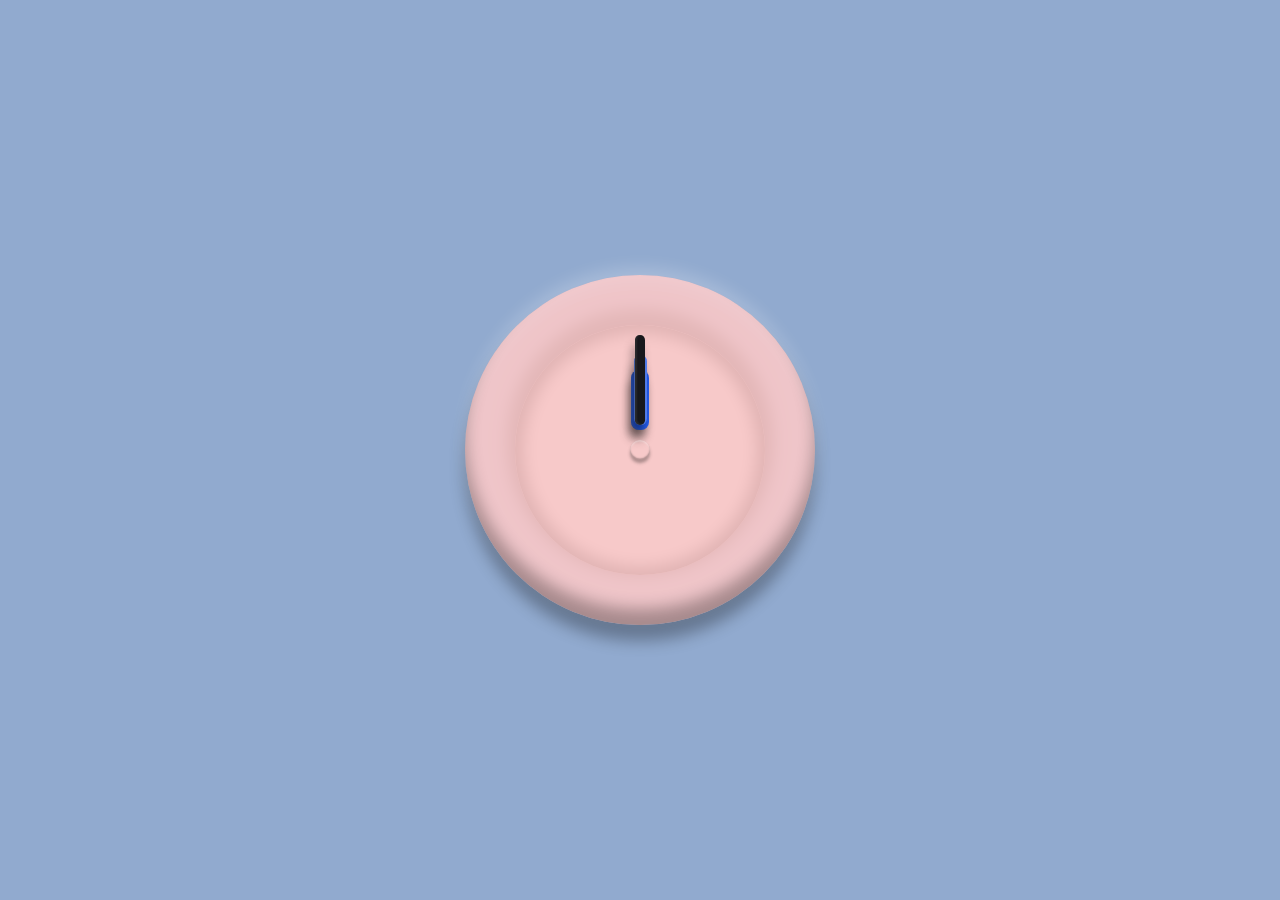
<file: clock/index.html>
<!DOCTYPE html>
<html lang="en">

<head>
    <meta charset="UTF-8">
    <meta http-equiv="X-UA-Compatible" content="IE=edge">
    <meta name="viewport" content="width=device-width, initial-scale=1.0">
    <title>Clock⏰</title>
    <style>
        * {
            margin: 0;
            padding: 0;
            box-sizing: border-box;
        }

        :root {
            --bg: linear-gradient(rgb(145, 170, 207), rgb(145, 170, 207));
            --fg: #17181c;
            --primary1: #255ff4;
            --primary2: #5583f6;
        }

        body {
            display: flex;
            justify-content: center;
            align-items: center;
            min-height: 100vh;
            background: var(--bg);
        }

        .clock {
            width: 350px;
            height: 350px;
            /* 利用flex布局，将时针，分针，秒针定位到钟的水平垂直居中的位置 */
            display: flex;
            justify-content: center;
            align-items: center;
            border-radius: 50%;
            background-color: rgba(250, 200, 200, .9);
            /* 添加阴影效果 */
            box-shadow: 0 -1em 1em rgba(0, 0, 0, 0.3) inset,
                0 0.5em 1em rgba(255, 255, 255, 0.1) inset,
                0 -0.5em 1em rgba(255, 255, 255, 0.2),
                0 1em 1em rgba(0, 0, 0, 0.3);
        }

        /* 利用伪元素在钟的中心添加一个点 */
        .clock:before {
            content: '';
            position: absolute;
            width: 20px;
            height: 20px;
            border-radius: 50%;
            z-index: 100;
            box-shadow: 0 0.1em 0.1em rgba(255, 255, 255, 0.3) inset,
                0 -0.1em 0.1em rgba(0, 0, 0, 0.3) inset,
                0 0.2em 0.2em rgba(0, 0, 0, 0.3);
        }

        .clock:after {
            content: '';
            display: block;
            border-radius: 50%;
            position: absolute;
            box-shadow: 0 0 1em 0.5em rgb(0, 0, 0) inset,
                0 -0.5em 1em 0.5em rgba(0, 0, 0, 0.8);
            width: 250px;
            height: 250px;
            background-color: rgb(226, 214, 214);
            z-index: -99;

        }

        .clock .hour,
        .clock .min,
        .clock .sec {
            position: absolute;
        }

        .clock .hour,
        .hr {
            width: 160px;
            height: 160px;
        }

        .clock .min,
        .mn {
            width: 190px;
            height: 190px;
        }

        .clock .sec,
        .sc {
            width: 230px;
            height: 230px;
        }

        .hr,
        .mn,
        .sc {
            display: flex;
            justify-content: center;
            position: absolute;
        }

        .hr:before,
        .mn:before,
        .sc:before {
            box-shadow: 2px -0.6px 2px rgba(255, 255, 255, 0.1) inset,
                2px 0.5px 2px rgba(0, 0, 0, 0.2) inset,
                -3px 10px 10px rgba(0, 0, 0, 0.3);
        }

        .hr:before {
            content: '';
            width: 8px;
            height: 80px;
            z-index: 10;
            border-radius: 6px 6px 0 0;
            background: var(--primary1);
            border-radius: 0.5em;
            width: 18px;
            height: 60px;
        }

        .mn:before {
            content: '';
            width: 4px;
            height: 90px;
            z-index: 11;
            border-radius: 6px 6px 0 0;
            background: var(--primary2);
            border-radius: 0.4em;
            width: 13px;
            height: 70px;
        }

        .sc:before {
            content: '';
            z-index: 12;
            background: var(--fg);
            border-radius: 0.3em;
            width: 10px;
            height: 90px;
        }
    </style>
</head>


<body>
    <div class="clock">
        <div class="hour">
            <div class="hr" id="hr"></div>
        </div>
        <div class="min">
            <div class="mn" id="mn"></div>
        </div>
        <div class="sec">
            <div class="sc" id="sc"></div>
        </div>
    </div>
</body>

<script>
    const deg = 6;
    const hr = document.querySelector('#hr');
    const mn = document.querySelector('#mn');
    const sc = document.querySelector('#sc');
    // 设置定时器，每秒执行一次
    setInterval(() => {
        let day = new Date();
        // 求一小时，一分钟，一秒的角度，一共360度
        let h = day.getHours() * 30;  // 一小时等于30度
        let m = day.getMinutes() * deg;   // 一分钟等于6度
        let s = day.getSeconds() * deg;   // 一秒等于6度
        hr.style.transform = `rotateZ(${h + m / 12}deg)`;
        mn.style.transform = `rotateZ(${m}deg)`;
        sc.style.transform = `rotateZ(${s}deg)`;
    }, 1000)

</script>

</html>
</file>
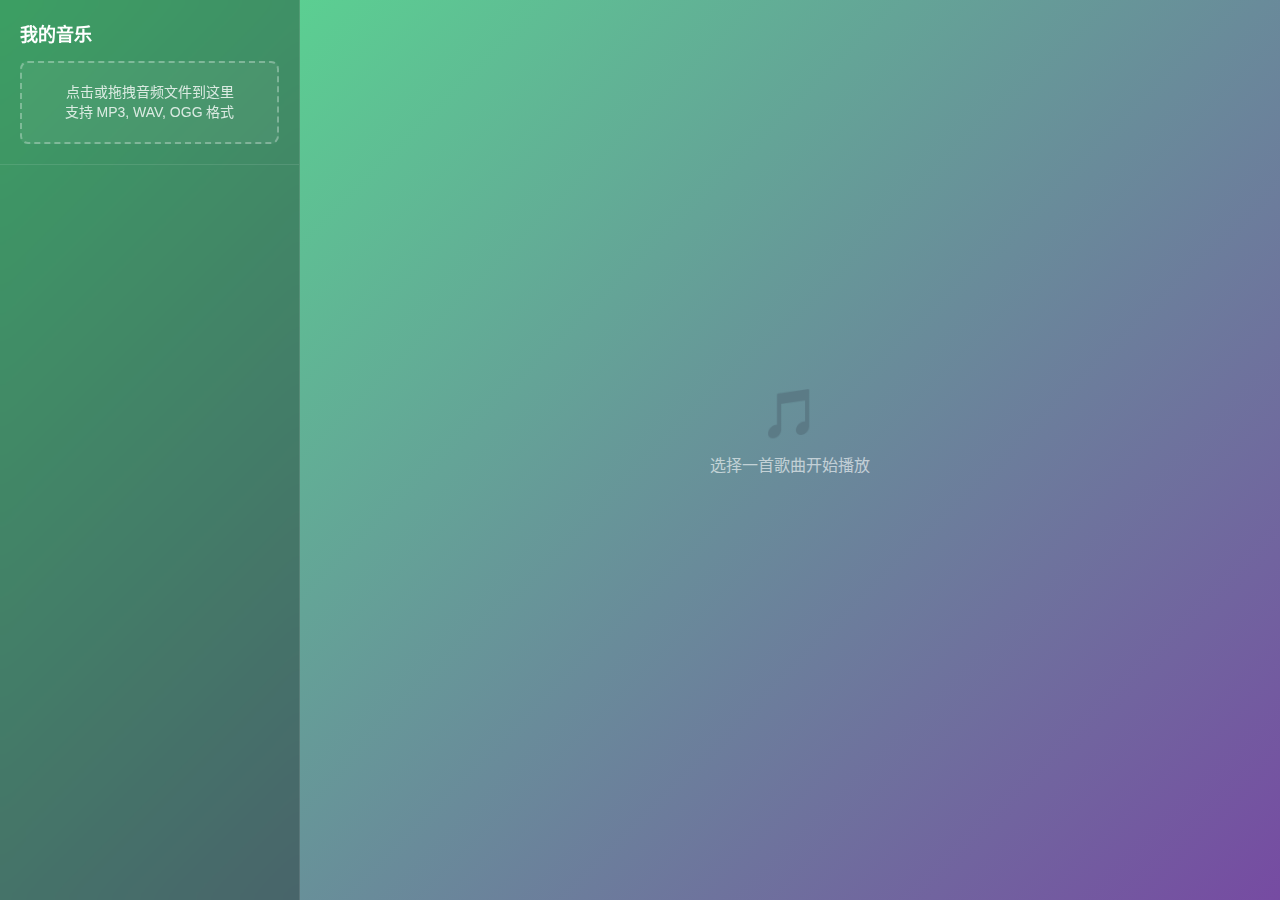
<file: VisualMusic/src/index.html>
<!DOCTYPE html>
<html lang="zh-CN">
<head>
    <meta charset="UTF-8">
    <meta name="viewport" content="width=device-width, initial-scale=1.0">
    <title>Visual Music</title>
    <meta name="description" content="一个使用原生JavaScript开发的音乐播放器">
    <link rel="stylesheet" href="css/index_styles.css">
    <link rel="icon" href="data:image/svg+xml,<svg xmlns=%22http://www.w3.org/2000/svg%22 viewBox=%220 0 100 100%22><text y=%22.9em%22 font-size=%2290%22>🎵</text></svg>">
</head>
<body>
    <div class="container">
        <!-- 左侧播放列表 -->
        <div class="playlist-section">
            <div class="playlist-header">
                <h2>我的音乐</h2>
                <div class="upload-area" id="uploadArea" role="button" tabindex="0" aria-label="上传音频文件">
                    <div class="upload-text">
                        点击或拖拽音频文件到这里<br>
                        支持 MP3, WAV, OGG 格式
                    </div>
                    <input type="file" id="fileInput" multiple accept="audio/*" aria-label="选择音频文件">
                </div>
            </div>
            <div class="playlist" id="playlist" role="list" aria-label="播放列表">
                <!-- 播放列表项将在这里动态生成 -->
            </div>
        </div>

        <!-- 右侧主播放区域 -->
        <div class="player-section">
            <div class="current-track-info" id="currentTrackInfo">
                <div class="empty-state">
                    <h3>🎵</h3>
                    <p>选择一首歌曲开始播放</p>
                </div>
            </div>

            <div class="player-controls" id="playerControls" style="display: none;">
                <!-- 进度条 -->
                <div class="progress-container">
                    <div class="progress-bar" id="progressBar" role="progressbar" aria-label="播放进度" tabindex="0">
                        <div class="progress-fill" id="progressFill"></div>
                    </div>
                    <div class="time-display">
                        <span id="currentTime" aria-label="当前时间">0:00</span>
                        <span id="totalTime" aria-label="总时长">0:00</span>
                    </div>
                </div>

                <!-- 播放控制按钮 -->
                <div class="control-buttons">
                    <button class="control-btn" id="prevBtn" title="上一首 (←)" aria-label="上一首">⏮</button>
                    <button class="control-btn play-btn" id="playBtn" title="播放/暂停 (空格)" aria-label="播放">▶</button>
                    <button class="control-btn" id="nextBtn" title="下一首 (→)" aria-label="下一首">⏭</button>
                </div>

                <!-- 音量控制 -->
                <div class="volume-control">
                    <span class="volume-icon" id="volumeIcon" title="音量" aria-label="音量图标">🔊</span>
                    <input type="range" class="volume-slider" id="volumeSlider" min="0" max="100" value="70" 
                           title="音量控制 (↑↓)" aria-label="音量滑块">
                </div>
            </div>
        </div>
    </div>

    <!-- 隐藏的音频元素 -->
    <audio id="audioPlayer" preload="metadata" aria-hidden="true"></audio>

    <!-- JavaScript -->
    <script src="js/audio/music_player.js"></script>
    
    <!-- 错误处理 -->
    <script>
        window.addEventListener('error', function(e) {
            console.error('页面错误:', e.error);
        });
        
        window.addEventListener('unhandledrejection', function(e) {
            console.error('未处理的Promise错误:', e.reason);
        });
    </script>
</body>
</html>
</file>
<file: VisualMusic/src/css/index_styles.css>
/* 重置默认样式 */
* {
    margin: 0;
    padding: 0;
    box-sizing: border-box;
}

/* 基础样式 */
body {
    font-family: 'Arial', sans-serif;
    background: linear-gradient(135deg, #57e48f 0%, #764ba2 100%);
    height: 100vh;
    color: white;
    overflow: hidden;
    user-select: none;
}

.container {
    display: flex;
    height: 100vh;
}

/* 左侧播放列表区域 */
.playlist-section {
    width: 300px;
    background: rgba(0, 0, 0, 0.3);
    backdrop-filter: blur(10px);
    border-right: 1px solid rgba(255, 255, 255, 0.1);
    display: flex;
    flex-direction: column;
    transition: width 0.3s ease;
}

.playlist-header {
    padding: 20px;
    border-bottom: 1px solid rgba(255, 255, 255, 0.1);
}

.playlist-header h2 {
    margin-bottom: 15px;
    font-size: 18px;
    font-weight: 600;
}

/* 文件上传区域 */
.upload-area {
    border: 2px dashed rgba(255, 255, 255, 0.3);
    border-radius: 8px;
    padding: 20px;
    text-align: center;
    cursor: pointer;
    transition: all 0.3s ease;
    position: relative;
    background: rgba(255, 255, 255, 0.05);
}

.upload-area:hover {
    border-color: rgba(255, 255, 255, 0.6);
    background: rgba(255, 255, 255, 0.1);
    transform: translateY(-2px);
}

.upload-area.dragover {
    border-color: #00ff88;
    background: rgba(0, 255, 136, 0.1);
    transform: scale(1.02);
}

.upload-text {
    font-size: 14px;
    opacity: 0.8;
    line-height: 1.4;
}

#fileInput {
    display: none;
}

/* 播放列表 */
.playlist {
    flex: 1;
    overflow-y: auto;
    padding: 10px 0;
}

.empty-playlist {
    padding: 40px 20px;
    text-align: center;
    opacity: 0.6;
    font-size: 14px;
}

.track-item {
    padding: 12px 20px;
    cursor: pointer;
    transition: all 0.3s ease;
    border-left: 3px solid transparent;
    display: flex;
    align-items: center;
    justify-content: space-between;
    position: relative;
}

.track-item::before {
    content: '';
    position: absolute;
    left: 0;
    top: 0;
    bottom: 0;
    width: 0;
    background: linear-gradient(90deg, #00ff88, #00d4ff);
    transition: width 0.3s ease;
}

.track-item:hover {
    background: rgba(255, 255, 255, 0.1);
}

.track-item:hover::before {
    width: 3px;
}

.track-item.active {
    background: rgba(255, 255, 255, 0.2);
    border-left-color: #00ff88;
}

.track-item.active::before {
    width: 3px;
}

.track-info {
    flex: 1;
    position: relative;
    z-index: 1;
}

.track-name {
    font-size: 14px;
    margin-bottom: 4px;
    white-space: nowrap;
    overflow: hidden;
    text-overflow: ellipsis;
    font-weight: 500;
}

.track-duration {
    font-size: 12px;
    opacity: 0.7;
}

.track-remove {
    background: none;
    border: none;
    color: rgba(255, 255, 255, 0.6);
    cursor: pointer;
    padding: 8px;
    border-radius: 50%;
    transition: all 0.3s ease;
    font-size: 16px;
    width: 32px;
    height: 32px;
    display: flex;
    align-items: center;
    justify-content: center;
    position: relative;
    z-index: 2;
}

.track-remove:hover {
    color: #ff4757;
    background: rgba(255, 71, 87, 0.2);
    transform: scale(1.1);
}

/* 右侧主播放区域 */
.player-section {
    flex: 1;
    display: flex;
    flex-direction: column;
    align-items: center;
    justify-content: center;
    padding: 40px;
    position: relative;
}

/* 当前播放信息 */
.current-track-info {
    text-align: center;
    margin-bottom: 40px;
    animation: fadeIn 0.5s ease;
}

@keyframes fadeIn {
    from { opacity: 0; transform: translateY(20px); }
    to { opacity: 1; transform: translateY(0); }
}

.track-title {
    font-size: 28px;
    font-weight: bold;
    margin-bottom: 10px;
    text-shadow: 2px 2px 4px rgba(0, 0, 0, 0.3);
    animation: slideInDown 0.6s ease;
}

@keyframes slideInDown {
    from { transform: translateY(-30px); opacity: 0; }
    to { transform: translateY(0); opacity: 1; }
}

.track-artist {
    font-size: 16px;
    opacity: 0.8;
    animation: slideInUp 0.6s ease 0.2s both;
}

@keyframes slideInUp {
    from { transform: translateY(20px); opacity: 0; }
    to { transform: translateY(0); opacity: 1; }
}

/* 播放控制区域 */
.player-controls {
    width: 100%;
    max-width: 500px;
    animation: slideInUp 0.7s ease 0.3s both;
}

/* 进度条 */
.progress-container {
    margin-bottom: 30px;
}

.progress-bar {
    width: 100%;
    height: 6px;
    background: rgba(255, 255, 255, 0.2);
    border-radius: 3px;
    overflow: hidden;
    cursor: pointer;
    position: relative;
    transition: height 0.2s ease;
}

.progress-bar:hover {
    height: 8px;
}

.progress-fill {
    height: 100%;
    background: linear-gradient(90deg, #00ff88, #00d4ff);
    width: 0%;
    transition: width 0.1s ease;
    position: relative;
}

.progress-fill::after {
    content: '';
    position: absolute;
    right: -6px;
    top: 50%;
    transform: translateY(-50%);
    width: 12px;
    height: 12px;
    background: white;
    border-radius: 50%;
    box-shadow: 0 2px 8px rgba(0, 0, 0, 0.3);
    opacity: 0;
    transition: opacity 0.2s ease;
}

.progress-bar:hover .progress-fill::after {
    opacity: 1;
}

.time-display {
    display: flex;
    justify-content: space-between;
    margin-top: 8px;
    font-size: 12px;
    opacity: 0.8;
    font-weight: 500;
}

/* 播放按钮组 */
.control-buttons {
    display: flex;
    justify-content: center;
    align-items: center;
    gap: 20px;
    margin-bottom: 30px;
}

.control-btn {
    background: rgba(255, 255, 255, 0.2);
    border: none;
    color: white;
    width: 50px;
    height: 50px;
    border-radius: 50%;
    cursor: pointer;
    transition: all 0.3s ease;
    display: flex;
    align-items: center;
    justify-content: center;
    font-size: 20px;
    backdrop-filter: blur(10px);
    border: 1px solid rgba(255, 255, 255, 0.1);
}

.control-btn:hover {
    background: rgba(255, 255, 255, 0.3);
    transform: translateY(-2px);
    box-shadow: 0 8px 25px rgba(0, 0, 0, 0.2);
}

.control-btn:active {
    transform: translateY(0);
}

.play-btn {
    width: 70px;
    height: 70px;
    background: linear-gradient(45deg, #00ff88, #00d4ff);
    font-size: 24px;
    box-shadow: 0 4px 20px rgba(0, 255, 136, 0.3);
}

.play-btn:hover {
    transform: translateY(-2px) scale(1.05);
    box-shadow: 0 8px 30px rgba(0, 255, 136, 0.4);
}

/* 音量控制 */
.volume-control {
    display: flex;
    align-items: center;
    gap: 15px;
    justify-content: center;
}

.volume-icon {
    font-size: 18px;
    opacity: 0.8;
    cursor: pointer;
    transition: all 0.3s ease;
}

.volume-icon:hover {
    opacity: 1;
    transform: scale(1.1);
}

.volume-slider {
    width: 120px;
    height: 4px;
    background: rgba(255, 255, 255, 0.2);
    border-radius: 2px;
    outline: none;
    cursor: pointer;
    -webkit-appearance: none;
    transition: all 0.2s ease;
}

.volume-slider:hover {
    height: 6px;
}

.volume-slider::-webkit-slider-thumb {
    -webkit-appearance: none;
    width: 16px;
    height: 16px;
    background: linear-gradient(45deg, #00ff88, #00d4ff);
    border-radius: 50%;
    cursor: pointer;
    box-shadow: 0 2px 6px rgba(0, 0, 0, 0.3);
    transition: all 0.2s ease;
}

.volume-slider::-webkit-slider-thumb:hover {
    transform: scale(1.2);
    box-shadow: 0 4px 12px rgba(0, 255, 136, 0.4);
}

.volume-slider::-moz-range-thumb {
    width: 16px;
    height: 16px;
    background: linear-gradient(45deg, #00ff88, #00d4ff);
    border-radius: 50%;
    cursor: pointer;
    border: none;
    box-shadow: 0 2px 6px rgba(0, 0, 0, 0.3);
}

/* 空状态 */
.empty-state {
    text-align: center;
    opacity: 0.6;
    animation: pulse 2s ease-in-out infinite alternate;
}

@keyframes pulse {
    from { opacity: 0.4; }
    to { opacity: 0.8; }
}

.empty-state h3 {
    margin-bottom: 10px;
    font-size: 48px;
    animation: bounce 2s ease-in-out infinite;
}

@keyframes bounce {
    0%, 20%, 50%, 80%, 100% { transform: translateY(0); }
    40% { transform: translateY(-10px); }
    60% { transform: translateY(-5px); }
}

.empty-state p {
    font-size: 16px;
}

/* 滚动条美化 */
.playlist::-webkit-scrollbar {
    width: 6px;
}

.playlist::-webkit-scrollbar-track {
    background: rgba(255, 255, 255, 0.1);
    border-radius: 3px;
}

.playlist::-webkit-scrollbar-thumb {
    background: rgba(255, 255, 255, 0.3);
    border-radius: 3px;
    transition: background 0.2s ease;
}

.playlist::-webkit-scrollbar-thumb:hover {
    background: rgba(255, 255, 255, 0.5);
}

/* 通知系统样式 */
.notification {
    position: fixed;
    top: 20px;
    right: 20px;
    padding: 12px 20px;
    background: rgba(0, 0, 0, 0.8);
    color: white;
    border-radius: 8px;
    z-index: 10000;
    font-size: 14px;
    transform: translateX(100%);
    transition: transform 0.3s ease;
    backdrop-filter: blur(10px);
    border-left: 4px solid #3742fa;
    box-shadow: 0 4px 20px rgba(0, 0, 0, 0.3);
    max-width: 300px;
}

.notification-success {
    border-left-color: #00ff88;
}

.notification-error {
    border-left-color: #ff4757;
}

.notification-warning {
    border-left-color: #ffa502;
}

.notification-info {
    border-left-color: #3742fa;
}

/* 响应式设计 */
@media (max-width: 768px) {
    .container {
        flex-direction: column;
    }
    
    .playlist-section {
        width: 100%;
        height: 40%;
        border-right: none;
        border-bottom: 1px solid rgba(255, 255, 255, 0.1);
    }
    
    .player-section {
        padding: 20px;
        height: 60%;
    }
    
    .track-title {
        font-size: 20px;
    }
    
    .player-controls {
        max-width: 100%;
    }
    
    .control-buttons {
        gap: 15px;
    }
    
    .control-btn {
        width: 45px;
        height: 45px;
        font-size: 18px;
    }
    
    .play-btn {
        width: 60px;
        height: 60px;
        font-size: 20px;
    }
    
    .playlist-header {
        padding: 15px;
    }
    
    .upload-area {
        padding: 15px;
    }
    
    .upload-text {
        font-size: 12px;
    }
}

@media (max-width: 480px) {
    .player-section {
        padding: 15px;
    }
    
    .track-title {
        font-size: 18px;
    }
    
    .track-artist {
        font-size: 14px;
    }
    
    .control-buttons {
        gap: 10px;
    }
    
    .control-btn {
        width: 40px;
        height: 40px;
        font-size: 16px;
    }
    
    .play-btn {
        width: 55px;
        height: 55px;
        font-size: 18px;
    }
    
    .volume-slider {
        width: 80px;
    }
    
    .notification {
        right: 10px;
        top: 10px;
        max-width: calc(100vw - 40px);
        font-size: 12px;
    }
}

/* 深色模式适配 */
@media (prefers-color-scheme: dark) {
    :root {
        --text-color: #ffffff;
        --bg-overlay: rgba(0, 0, 0, 0.4);
    }
}

/* 高对比度模式 */
@media (prefers-contrast: high) {
    .upload-area {
        border-width: 3px;
    }
    
    .control-btn {
        border-width: 2px;
    }
    
    .track-item {
        border-left-width: 4px;
    }
}

/* 减少动画模式 */
@media (prefers-reduced-motion: reduce) {
    * {
        animation-duration: 0.01ms !important;
        animation-iteration-count: 1 !important;
        transition-duration: 0.01ms !important;
    }
    
    .empty-state h3 {
        animation: none;
    }
    
    .empty-state {
        animation: none;
    }
}

/* 焦点样式 */
.control-btn:focus,
.volume-slider:focus,
.track-remove:focus {
    outline: 2px solid #00ff88;
    outline-offset: 2px;
}

/* 选择文本样式 */
::selection {
    background: rgba(0, 255, 136, 0.3);
    color: white;
}
</file>
